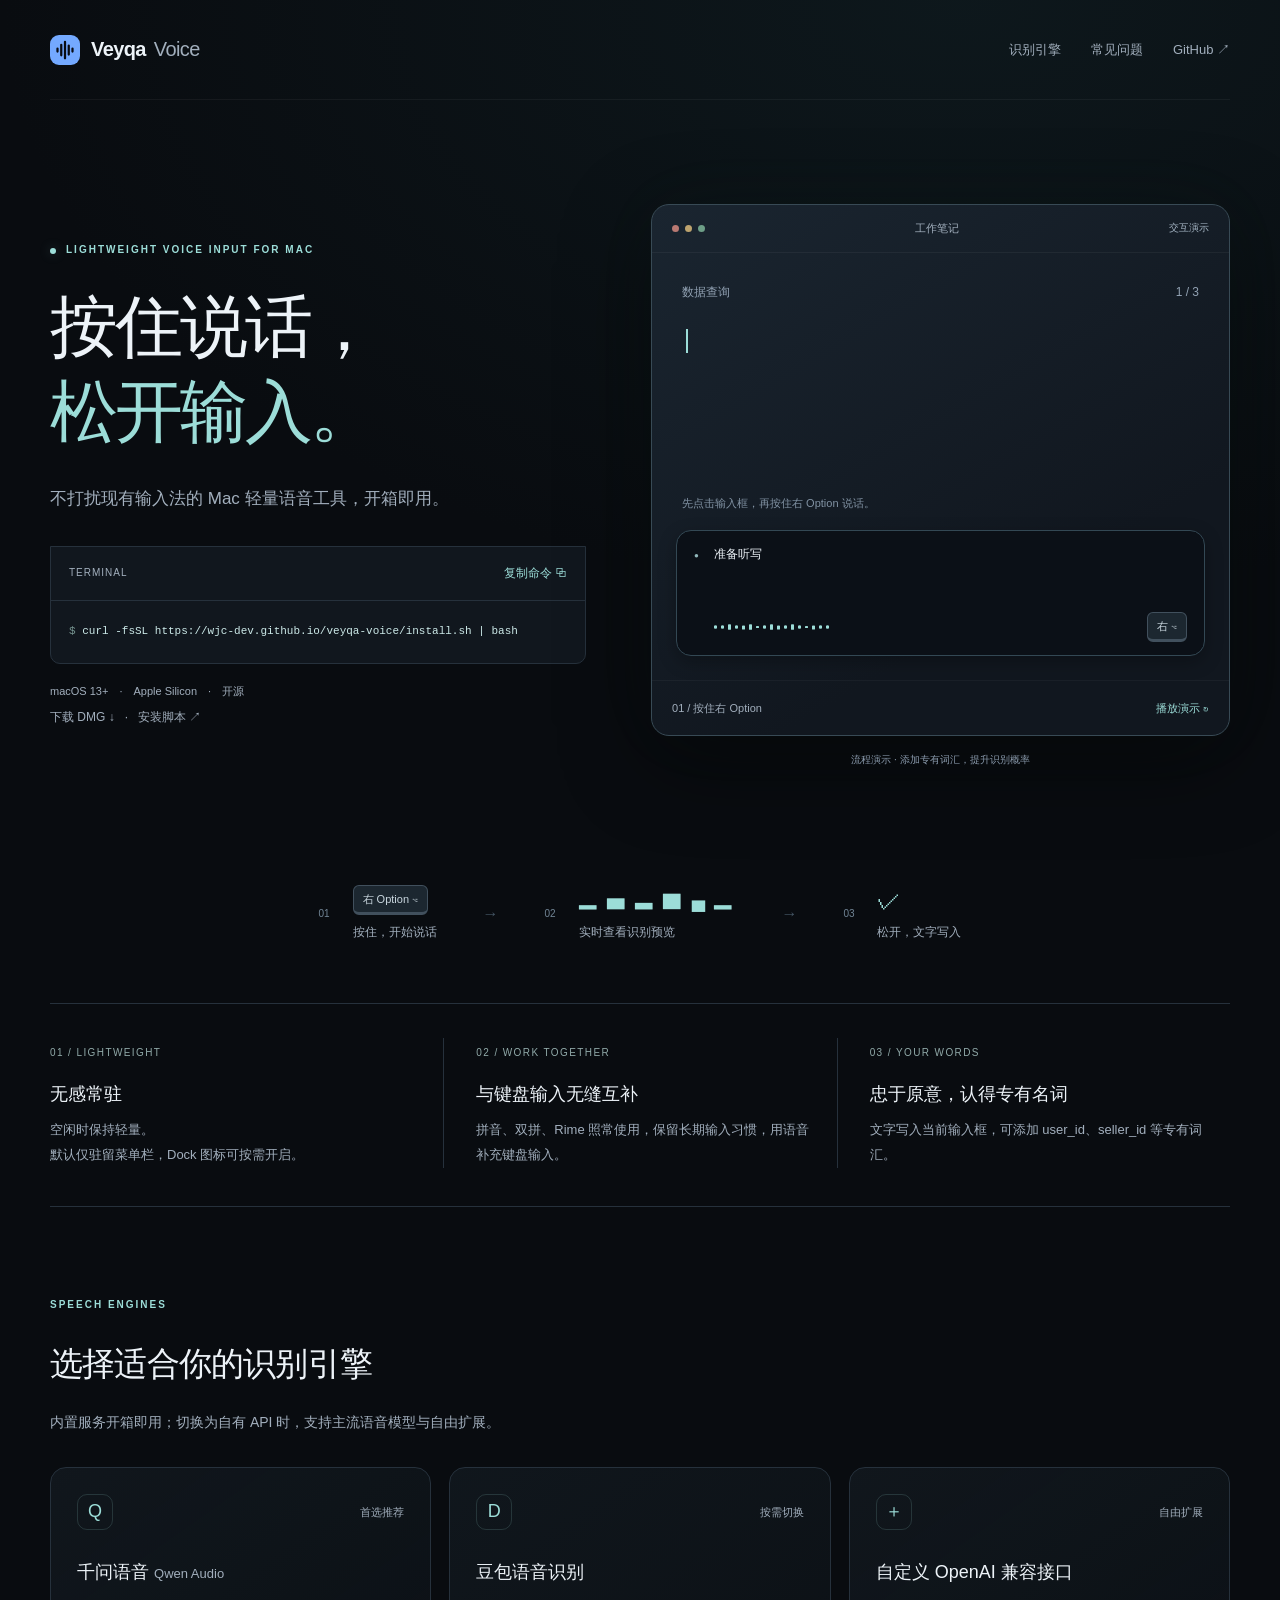
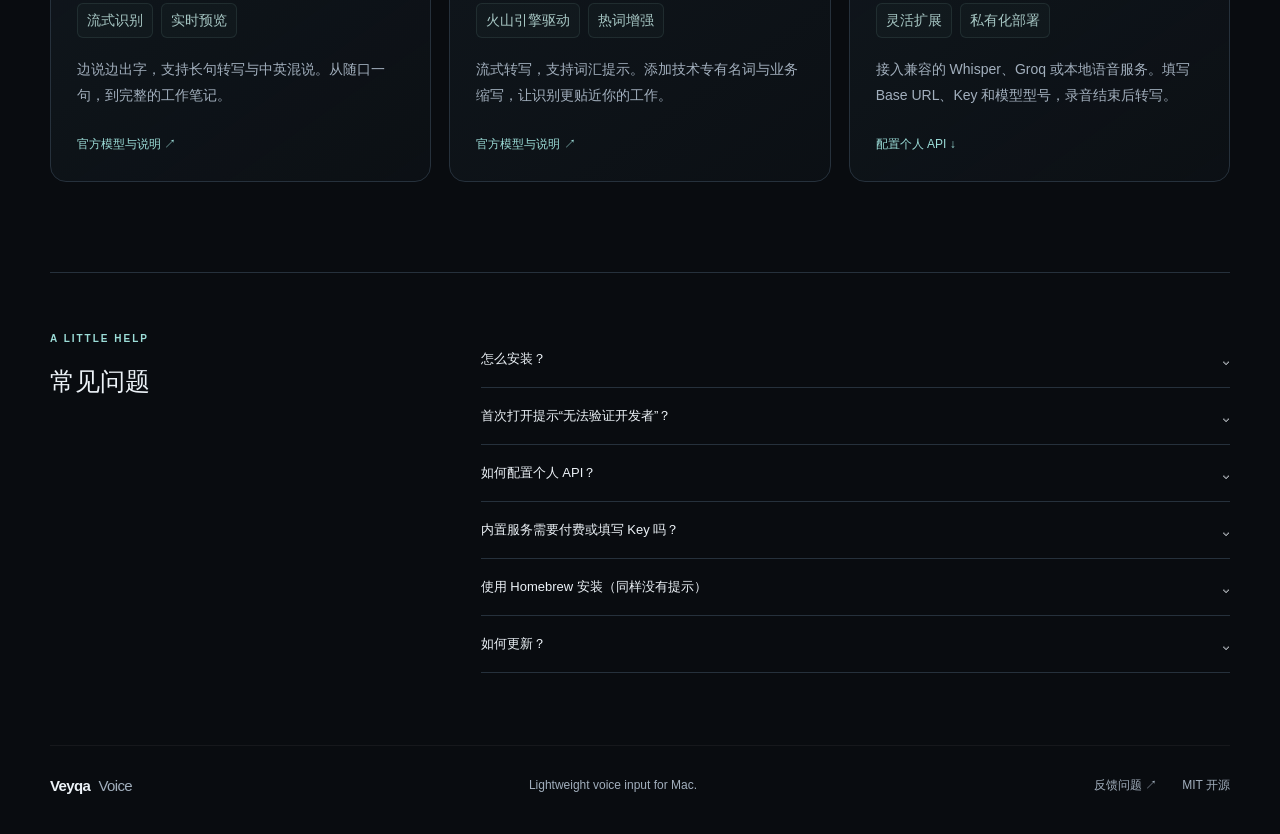
<file: website/index.html>
<!doctype html>
<html lang="zh-CN">
  <head>
    <meta charset="utf-8" />
    <meta name="viewport" content="width=device-width, initial-scale=1" />
    <meta name="theme-color" content="#080b12" />
    <meta
      name="description"
      content="Veyqa Voice：轻量的 Mac 语音输入工具。按住右 Option 说话，松开写入，与现有输入法一起使用。支持千问与豆包。"
    />
    <meta property="og:title" content="Veyqa Voice — 轻量的 Mac 语音输入" />
    <meta
      property="og:description"
      content="按住说话，松开输入。与你的输入法一起使用。"
    />
    <meta property="og:type" content="website" />
    <link rel="canonical" href="https://wjc-dev.github.io/veyqa-voice/" />
    <link rel="icon" href="./mark.svg" type="image/svg+xml" />
    <link rel="stylesheet" href="./style.css?v=0.3.1-install3" />
    <script src="./app.js?v=0.3.0-minimal" defer></script>
    <script src="./demo.js?v=0.3.0-viewport" defer></script>
    <title>Veyqa Voice — 轻量的 Mac 语音输入</title>
  </head>
  <body>
    <a class="skip" href="#main">跳到正文</a>
    <header class="shell nav">
      <a class="brand" href="#" aria-label="Veyqa Voice 首页"
        ><img src="./mark.svg" width="30" height="30" alt="" />Veyqa<span
          >Voice</span
        ></a
      >
      <nav aria-label="主导航">
        <a href="#engines">识别引擎</a><a href="#faq">常见问题</a
        ><a href="https://github.com/wjc-dev/veyqa-voice">GitHub ↗</a>
      </nav>
    </header>
    <main id="main">
      <section class="shell hero" aria-labelledby="hero-title">
        <div class="hero-copy">
          <p class="eyebrow">
            <span class="status-dot"></span> LIGHTWEIGHT VOICE INPUT FOR MAC
          </p>
          <h1 id="hero-title">按住说话，<br /><span>松开输入。</span></h1>
          <p class="lead">不打扰现有输入法的 Mac 轻量语音工具，开箱即用。</p>
          <div class="actions" id="install">
            <div class="terminal install-terminal">
              <div class="terminal-label">
                <span>TERMINAL</span
                ><button
                  type="button"
                  class="copy-button"
                  data-copy="install-command"
                  aria-label="复制一键安装命令"
                >
                  复制命令 ⧉
                </button>
              </div>
              <pre><span class="prompt" aria-hidden="true">$ </span><code id="install-command">curl -fsSL https://wjc-dev.github.io/veyqa-voice/install.sh | bash</code></pre>
            </div>
          </div>
          <p class="fine hero-meta">
            macOS 13+ <span>·</span> Apple Silicon <span>·</span> 开源
          </p>
          <p class="fine install-alt">
            <a
              href="https://github.com/wjc-dev/veyqa-voice/releases/download/v0.3.0/Veyqa-Voice-v0.3.0-macOS-arm64.dmg"
              >下载 DMG ↓</a
            ><span>·</span
            ><a
              href="https://github.com/wjc-dev/veyqa-voice/blob/main/website/install.sh"
              >安装脚本 ↗</a
            >
          </p>
        </div>
        <figure
          class="demo"
          id="demo"
          data-phase="done"
          aria-label="语音输入交互演示"
        >
          <div class="demo-top">
            <div class="window-dots" aria-hidden="true">
              <i></i><i></i><i></i>
            </div>
            <span>工作笔记</span><span class="demo-tag">交互演示</span>
          </div>
          <div class="demo-editor">
            <p class="demo-date">
              <span id="demo-topic">数据查询</span
              ><span id="demo-count">1 / 3</span>
            </p>
            <p class="demo-text">
              <span id="demo-output"
                >在 DataWorks 中按 user_id 和 seller_id
                关联订单表，汇总昨天各渠道的成交金额和退款率。</span
              ><span class="caret" aria-hidden="true"></span>
            </p>
            <p class="editor-note">先点击输入框，再按住右 Option 说话。</p>
          </div>
          <div class="voice-strip">
            <span class="mic-dot" aria-hidden="true">●</span
            ><span id="demo-preview">已写入输入框</span>
            <div class="wave" aria-hidden="true">
              <i></i><i></i><i></i><i></i><i></i><i></i><i></i><i></i><i></i
              ><i></i><i></i><i></i><i></i><i></i><i></i><i></i><i></i>
            </div>
            <kbd id="demo-key">右 ⌥</kbd>
          </div>
          <div class="demo-controls">
            <span id="demo-status" role="status">完成输入，由你确认发送。</span
            ><button id="demo-play" type="button" hidden>播放演示 ↻</button>
          </div>
          <figcaption>流程演示 · 添加专有词汇，提升识别概率</figcaption>
        </figure>
      </section>
      <section class="shell workflow" aria-label="如何使用">
        <div>
          <span>01</span><kbd>右 Option ⌥</kbd>
          <p>按住，开始说话</p>
        </div>
        <i aria-hidden="true">→</i>
        <div>
          <span>02</span><b class="mini-wave" aria-hidden="true">▂ ▅ ▃ ▇ ▄ ▂</b>
          <p>实时查看识别预览</p>
        </div>
        <i aria-hidden="true">→</i>
        <div>
          <span>03</span><b class="done-mark" aria-hidden="true">✓</b>
          <p>松开，文字写入</p>
        </div>
      </section>
      <section class="shell benefits" aria-label="产品特点">
        <article>
          <span class="feature-number">01 / LIGHTWEIGHT</span>
          <h2>无感常驻</h2>
          <p>空闲时保持轻量。<br />默认仅驻留菜单栏，Dock 图标可按需开启。</p>
        </article>
        <article>
          <span class="feature-number">02 / WORK TOGETHER</span>
          <h2>与键盘输入无缝互补</h2>
          <p>
            拼音、双拼、Rime 照常使用，保留长期输入习惯，用语音补充键盘输入。
          </p>
        </article>
        <article>
          <span class="feature-number">03 / YOUR WORDS</span>
          <h2>忠于原意，认得专有名词</h2>
          <p>文字写入当前输入框，可添加 user_id、seller_id 等专有词汇。</p>
        </article>
      </section>
      <section
        class="shell section"
        id="engines"
        aria-labelledby="engines-title"
      >
        <div class="section-heading">
          <p class="eyebrow">SPEECH ENGINES</p>
          <h2 id="engines-title">选择适合你的识别引擎</h2>
          <p>
            内置服务开箱即用；切换为自有 API 时，支持主流语音模型与自由扩展。
          </p>
        </div>
        <div class="engine-cards">
          <article>
            <div class="engine-heading">
              <span class="engine-monogram" aria-hidden="true">Q</span
              ><span class="engine-badge">首选推荐</span>
            </div>
            <h3>千问语音 <span class="engine-name">Qwen Audio</span></h3>
            <p class="engine-tags">
              <span>流式识别</span><span>实时预览</span>
            </p>
            <p class="engine-description">
              边说边出字，支持长句转写与中英混说。从随口一句，到完整的工作笔记。
            </p>
            <a href="https://help.aliyun.com/zh/model-studio/asr-model/"
              >官方模型与说明 ↗</a
            >
          </article>
          <article>
            <div class="engine-heading">
              <span class="engine-monogram" aria-hidden="true">D</span
              ><span class="engine-badge">按需切换</span>
            </div>
            <h3>豆包语音识别</h3>
            <p class="engine-tags">
              <span>火山引擎驱动</span><span>热词增强</span>
            </p>
            <p class="engine-description">
              流式转写，支持词汇提示。添加技术专有名词与业务缩写，让识别更贴近你的工作。
            </p>
            <a
              href="https://docs.volcengine.com/docs/DoubaoVoice/model-list?lang=zh"
              >官方模型与说明 ↗</a
            >
          </article>
          <article>
            <div class="engine-heading">
              <span class="engine-monogram" aria-hidden="true">＋</span
              ><span class="engine-badge">自由扩展</span>
            </div>
            <h3>自定义 OpenAI 兼容接口</h3>
            <p class="engine-tags">
              <span>灵活扩展</span><span>私有化部署</span>
            </p>
            <p class="engine-description">
              接入兼容的 Whisper、Groq 或本地语音服务。填写 Base URL、Key
              和模型型号，录音结束后转写。
            </p>
            <a href="#api-key">配置个人 API ↓</a>
          </article>
        </div>
      </section>
      <section class="shell faq" id="faq" aria-labelledby="faq-title">
        <div class="faq-heading">
          <p class="eyebrow">A LITTLE HELP</p>
          <h2 id="faq-title">常见问题</h2>
        </div>
        <div class="faq-items">
          <details>
            <summary>
              怎么安装？<span class="disclosure-chevron" aria-hidden="true"
                >⌄</span
              >
            </summary>
            <div class="faq-answer">
              <p>
                推荐一键安装：在“终端”粘贴
                <code>curl -fsSL https://wjc-dev.github.io/veyqa-voice/install.sh | bash</code>
                并回车。脚本会下载官方安装包、校验签名、放入“应用程序”并打开，不会出现“无法验证开发者”提示。
              </p>
              <p>
                也可以下载 DMG，将 Veyqa Voice 拖入 Applications（应用程序），或使用 Homebrew
                安装。
              </p>
              <p>
                打开 App 后选择内置服务，点击“连接并继续”，按引导开启麦克风、辅助功能和输入监控；回到
                App 自动检查权限后，在试用文本框按住右 Option 说一句即可。
              </p>
            </div>
          </details>
          <details id="safety">
            <summary>
              首次打开提示“无法验证开发者”？<span
                class="disclosure-chevron"
                aria-hidden="true"
                >⌄</span
              >
            </summary>
            <div class="faq-answer">
              <p>
                只有从浏览器下载 DMG 时才会出现：浏览器会给文件打上隔离标记，而当前版本尚未经过
                Apple 公证。确认安装包来自官网后，在“系统设置 →
                隐私与安全性”点击“仍要打开”。<a
                  href="https://support.apple.com/zh-cn/102445"
                  >Apple 打开说明 ↗</a
                >
              </p>
              <p>
                不想走这一步：改用一键安装或 Homebrew，两者都不经过浏览器，不会出现该提示。已经装好但被拦下时，也可以运行
                <code>xattr -dr com.apple.quarantine "/Applications/Veyqa Voice.app"</code>。
              </p>
            </div>
          </details>
          <details id="api-key">
            <summary>
              如何配置个人 API？<span
                class="disclosure-chevron"
                aria-hidden="true"
                >⌄</span
              >
            </summary>
            <div class="faq-answer">
              <p>
                打开“设置 → 语音服务 → 个人
                API”，选择供应商，填写凭证并检查连接，再选择模型。
              </p>
              <p>
                千问：在百炼创建 API Key，粘贴到
                App。默认使用中国内地（北京），其他地区可在高级设置调整。<a
                  href="https://help.aliyun.com/zh/model-studio/get-api-key"
                  >获取千问凭证 ↗</a
                >
              </p>
              <p>
                豆包：在火山引擎开通语音识别服务，按应用内帮助填写 App ID 和
                Access Token。<a
                  href="https://docs.volcengine.com/docs/DoubaoVoice/model-list?lang=zh"
                  >豆包接入说明 ↗</a
                >
              </p>
              <p>
                自定义：填写兼容音频转写接口的 Base URL、Key 和模型型号。Key
                保存在本机，费用由对应服务商收取。
              </p>
            </div>
          </details>
          <details>
            <summary>
              内置服务需要付费或填写 Key 吗？<span
                class="disclosure-chevron"
                aria-hidden="true"
                >⌄</span
              >
            </summary>
            <div class="faq-answer">
              <p>
                推广期间免费体验，无需填写 API Key。内置服务使用 Qwen Audio 3.1
                Message，费用由 Veyqa Voice
                承担。音频直接发送至所选语音服务，本地录音存档默认关闭。添加专有词汇可提升识别概率。
              </p>
            </div>
          </details>
          <details class="brew-details">
            <summary>
              使用 Homebrew 安装（同样没有提示）<span
                class="disclosure-chevron"
                aria-hidden="true"
                >⌄</span
              >
            </summary>
            <div class="terminal">
              <div class="terminal-label">
                <span>TERMINAL</span
                ><button
                  type="button"
                  class="copy-button"
                  data-copy="brew-command"
                  aria-label="复制 Homebrew 安装命令"
                >
                  复制命令 ⧉
                </button>
              </div>
              <pre><span class="prompt" aria-hidden="true">$ </span><code id="brew-command">brew install --cask wjc-dev/veyqa/veyqa-voice</code></pre>
            </div>
          </details>
          <details>
            <summary>
              如何更新？<span class="disclosure-chevron" aria-hidden="true"
                >⌄</span
              >
            </summary>
            <div class="faq-answer">
              <p>
                在 App 设置中点击“检查更新”，下载并重新打开，Key
                和配置保留。0.2.8 及更早版本先退出 App，用新版 DMG 替换一次。<a
                  href="https://github.com/wjc-dev/veyqa-voice#更新"
                  >Homebrew 更新方法 ↗</a
                >
              </p>
              <p>
                0.3.0 起听写引擎改为原生实现，升级沿用同一应用标识；API Key、快捷键、
                词库与系统授权无需重新设置。
              </p>
              <p>
                <a
                  href="https://github.com/wjc-dev/veyqa-voice/releases/tag/v0.3.0"
                  >查看 0.3.0 更新内容 ↗</a
                >
              </p>
            </div>
          </details>
        </div>
      </section>
    </main>
    <footer class="shell footer">
      <a class="brand" href="#">Veyqa<span>Voice</span></a
      ><span class="fine">Lightweight voice input for Mac.</span>
      <div>
        <a href="https://github.com/wjc-dev/veyqa-voice/issues">反馈问题 ↗</a
        ><a href="https://github.com/wjc-dev/veyqa-voice/blob/main/LICENSE"
          >MIT 开源</a
        >
      </div>
    </footer>
    <p
      id="copy-status"
      role="status"
      aria-live="polite"
      class="toast"
      hidden
    ></p>
  </body>
</html>
</file>
<file: website/style.css>
:root {
  color-scheme: dark;
  --bg: #090c10;
  --panel: #11171e;
  --line: #26313c;
  --text: #edf3f8;
  --muted: #a2afbd;
  --accent: #9cddd8;
  font-family:
    -apple-system, BlinkMacSystemFont, "Segoe UI", "PingFang SC", sans-serif;
  font-synthesis: none;
}
* {
  box-sizing: border-box;
}
html {
  scroll-behavior: smooth;
  scroll-padding-top: 36px;
}
body {
  margin: 0;
  background:
    radial-gradient(ellipse 75% 600px at 75% 0, #14292e66, transparent),
    var(--bg);
  color: var(--text);
  line-height: 1.65;
}
a {
  color: inherit;
  text-decoration: none;
}
button,
textarea {
  font: inherit;
}
button {
  cursor: pointer;
}
button,
a,
summary {
  -webkit-tap-highlight-color: transparent;
}
a:focus-visible,
button:focus-visible,
summary:focus-visible,
textarea:focus-visible {
  outline: 2px solid var(--accent);
  outline-offset: 5px;
}
::selection {
  background: #28545a;
  color: #fff;
}
.shell {
  max-width: 1180px;
  width: calc(100% - 96px);
  margin: auto;
}
.nav {
  height: 100px;
  display: flex;
  align-items: center;
  justify-content: space-between;
  border-bottom: 1px solid #ffffff0c;
}
.brand {
  display: flex;
  align-items: center;
  gap: 8px;
  font-size: 20px;
  font-weight: 650;
  letter-spacing: -0.6px;
}
.brand span {
  font-weight: 400;
  color: var(--muted);
}
.brand img {
  margin-right: 3px;
}
.nav nav {
  display: flex;
  gap: 30px;
  font-size: 13px;
  color: var(--muted);
}
a:hover {
  color: var(--accent);
}
.hero {
  display: grid;
  grid-template-columns: 1fr 1.08fr;
  gap: 65px;
  align-items: center;
  padding: 104px 0 94px;
}
.eyebrow {
  font-size: 10px;
  letter-spacing: 2px;
  font-weight: 600;
  color: var(--accent);
  display: flex;
  align-items: center;
  gap: 10px;
  margin: 0 0 26px;
}
.status-dot {
  width: 6px;
  height: 6px;
  border-radius: 50%;
  background: var(--accent);
  box-shadow: 0 0 12px #9cddd844;
}
h1 {
  font-size: clamp(44px, 5.3vw, 68px);
  letter-spacing: -3px;
  line-height: 1.25;
  font-weight: 550;
  margin: 0 0 28px;
}
h1 span {
  color: var(--accent);
}
.lead {
  font-size: 17px;
  line-height: 1.95;
  color: var(--muted);
  margin: 0;
}
.actions {
  margin-top: 30px;
}
.install-terminal {
  border: 1px solid var(--line);
  border-radius: 10px;
  text-align: left;
}
.install-terminal .terminal-label {
  gap: 12px;
}
.install-terminal .terminal-label span {
  min-width: 0;
  line-height: 1.4;
}
.install-terminal .copy-button {
  flex: none;
}
.install-terminal pre {
  white-space: pre-wrap;
  overflow-wrap: anywhere;
}
.install-alt {
  display: flex;
  align-items: center;
  gap: 10px;
  margin: 8px 0 0;
}
.install-alt a {
  color: var(--muted);
  text-decoration-color: #3c545b;
  text-underline-offset: 3px;
}
.install-alt a:hover {
  color: var(--accent);
}
.text-link {
  font-size: 13px;
}
.fine {
  font-size: 12px;
  color: var(--muted);
}
.hero-meta {
  margin: 18px 0 0;
  display: flex;
  gap: 11px;
  font-size: 11px;
}
.demo {
  margin: 0 0 30px;
  position: relative;
  min-width: 0;
  border: 1px solid #384a55;
  border-radius: 18px;
  background: linear-gradient(150deg, #1a2530, #11171f 70%);
  box-shadow:
    0 24px 90px #0007,
    0 0 80px #77d8cc08;
}
.demo-top {
  height: 48px;
  border-bottom: 1px solid #ffffff0c;
  display: flex;
  align-items: center;
  justify-content: space-between;
  padding: 0 20px;
  font-size: 11px;
  color: var(--muted);
}
.demo[data-reveal="visible"] {
  animation: demo-arrive 450ms cubic-bezier(0.22, 1, 0.36, 1) both;
}
@keyframes demo-arrive {
  from {
    opacity: 0.35;
    transform: translateY(18px) scale(0.985);
  }
  to {
    opacity: 1;
    transform: none;
  }
}
.window-dots {
  display: flex;
  gap: 6px;
}
.window-dots i {
  width: 7px;
  height: 7px;
  background: #52606b;
  border-radius: 50%;
}
.window-dots i:first-child {
  background: #b97972;
}
.window-dots i:nth-child(2) {
  background: #bda36e;
}
.window-dots i:last-child {
  background: #6d9e87;
}
.demo-tag {
  font-size: 10px;
  color: #a4b4c3;
}
.demo-editor {
  padding: 30px 30px 18px;
}
.demo-date {
  display: flex;
  justify-content: space-between;
  font-size: 12px;
  color: #92a2b3;
  margin: 0 0 20px;
}
.demo-text {
  font-size: 22px;
  line-height: 1.7;
  font-weight: 450;
  margin: 0;
  min-height: 150px;
  overflow-wrap: anywhere;
  letter-spacing: 0.3px;
}
.caret {
  display: inline-block;
  width: 2px;
  height: 24px;
  background: var(--accent);
  vertical-align: -4px;
  margin-left: 4px;
}
.editor-note {
  font-size: 11px;
  color: #8293a4;
  margin: 21px 0 0;
}
.voice-strip {
  margin: 0 24px 24px;
  display: grid;
  grid-template-columns: 8px minmax(0, 1fr) auto;
  align-items: center;
  gap: 7px 12px;
  padding: 13px 17px;
  background: #0b1017;
  border: 1px solid #334854;
  border-radius: 15px;
  box-shadow: 0 6px 18px #0004;
  transition: border-color 0.2s;
}
.mic-dot {
  align-self: start;
  margin-top: 5px;
  color: #91b8bb;
  font-size: 8px;
}
#demo-preview {
  grid-column: 2 / -1;
  font-size: 12px;
  line-height: 1.7;
  min-height: 5.1em;
  white-space: normal;
  overflow-wrap: anywhere;
}
.voice-strip kbd {
  grid-column: 3;
  grid-row: 2;
}
.wave {
  display: flex;
  grid-column: 2;
  align-items: center;
  gap: 4px;
  height: 20px;
}
.wave i {
  width: 3px;
  height: 12px;
  border-radius: 3px;
  background: var(--accent);
  transform: scaleY(0.28);
}
.wave i:nth-child(3n) {
  height: 20px;
}
.wave i:nth-child(5n) {
  height: 15px;
}
.wave i:nth-child(7n) {
  height: 8px;
}
[data-playing="true"][data-phase="listening"] .wave i {
  animation: voice 0.65s ease-in-out infinite alternate;
}
[data-phase="listening"] .wave i:nth-child(2n) {
  animation-delay: -0.25s;
}
[data-phase="listening"] .wave i:nth-child(3n) {
  animation-delay: -0.45s;
}
[data-phase="listening"] .voice-strip {
  border-color: #75c7c0;
}
[data-phase="listening"] #demo-key {
  background: #244542;
  color: #d2fff6;
  border-color: #659b92;
}
[data-phase="done"] .mic-dot {
  color: #8fd0b2;
}
[data-phase="done"] .wave {
  opacity: 0.45;
}
[data-phase="processing"] .wave {
  opacity: 0.65;
}
@keyframes voice {
  from {
    transform: scaleY(0.3);
  }
  to {
    transform: scaleY(1);
  }
}
kbd {
  font-family: inherit;
  font-size: 11px;
  color: #cad7df;
  border: 1px solid #41505d;
  border-bottom-width: 3px;
  border-radius: 6px;
  white-space: nowrap;
  padding: 4px 9px;
  background: #1c2730;
}
.demo-controls {
  display: flex;
  align-items: center;
  justify-content: space-between;
  gap: 12px;
  min-height: 54px;
  border-top: 1px solid #ffffff0a;
  padding: 12px 20px;
  font-size: 11px;
  color: var(--muted);
}
#demo-play {
  border: 0;
  background: transparent;
  color: var(--accent);
  padding: 6px 0 6px 6px;
  font-size: 11px;
  white-space: nowrap;
}
#demo-play[hidden] {
  display: none;
}
.demo figcaption {
  position: absolute;
  bottom: -33px;
  width: 100%;
  text-align: center;
  font-size: 10px;
  color: #8999ab;
}
.workflow {
  display: flex;
  align-items: center;
  justify-content: center;
  gap: 46px;
  padding: 24px 0 60px;
}
.workflow > div {
  display: grid;
  grid-template-columns: 24px auto;
  align-items: center;
  column-gap: 10px;
}
.workflow > div > span {
  grid-row: 1/3;
  font-size: 10px;
  color: #718595;
}
.workflow p {
  grid-column: 2;
  font-size: 12px;
  color: var(--muted);
  margin: 8px 0 0;
}
.workflow > i {
  color: #445563;
  font-style: normal;
}
.workflow kbd {
  justify-self: start;
}
.mini-wave {
  font-size: 19px;
  letter-spacing: 2px;
  line-height: 31px;
  color: var(--accent);
}
.done-mark {
  font-size: 24px;
  color: var(--accent);
  line-height: 31px;
  font-weight: 400;
}
.benefits {
  border-top: 1px solid var(--line);
  border-bottom: 1px solid var(--line);
  display: grid;
  grid-template-columns: repeat(3, 1fr);
  padding: 34px 0 38px;
}
.benefits article {
  padding-right: 24px;
}
.benefits article + article {
  border-left: 1px solid var(--line);
  padding-left: 32px;
}
.feature-number {
  font-size: 10px;
  letter-spacing: 1.4px;
  color: #91aaa9;
}
h2,
h3 {
  font-weight: 500;
}
.benefits h2 {
  font-size: 18px;
  margin: 15px 0 9px;
}
.benefits p {
  font-size: 13px;
  line-height: 1.9;
  color: var(--muted);
  margin: 0;
}
.section {
  padding-top: 90px;
  padding-bottom: 90px;
}
.section h2 {
  font-size: 33px;
  letter-spacing: -0.8px;
  line-height: 1.5;
  margin: 0 0 20px;
}
.section p:not(.eyebrow) {
  font-size: 14px;
  color: var(--muted);
  line-height: 1.9;
}
.section-heading .text-link {
  display: inline-block;
  margin-top: 10px;
  color: var(--accent);
}
.section a {
  text-decoration-color: #4f6f72;
  text-underline-offset: 4px;
}
.terminal {
  background: var(--panel);
  overflow: hidden;
  border-radius: 0 0 10px 10px;
}
.terminal-label {
  display: flex;
  align-items: center;
  justify-content: space-between;
  padding: 12px 18px;
  border-bottom: 1px solid var(--line);
  font-size: 10px;
  letter-spacing: 1px;
  color: var(--muted);
}
.copy-button {
  border: 0;
  background: transparent;
  color: var(--accent);
  padding: 5px 0 5px 12px;
  font-size: 12px;
  display: flex;
  gap: 10px;
}
.copy-button:hover {
  color: #fff;
}
pre {
  margin: 0;
  padding: 21px 18px;
  overflow-x: auto;
  font-size: 11px;
  line-height: 1.8;
}
code {
  font-family: ui-monospace, SFMono-Regular, Menlo, monospace;
  color: #cce9e8;
}
.prompt {
  color: #779591;
}
details {
  margin-top: 28px;
  border: 1px solid var(--line);
  border-radius: 10px;
  background: #0f151c;
}
summary {
  cursor: pointer;
  list-style: none;
  display: flex;
  align-items: center;
  justify-content: space-between;
  font-size: 13px;
  color: #b6c4cf;
  padding: 16px 20px;
}
summary::-webkit-details-marker {
  display: none;
}
details[open] summary {
  border-bottom: 1px solid var(--line);
}
.brew-details {
  margin-top: 28px;
}
.disclosure-chevron {
  transition: transform 0.2s;
  font-size: 18px;
  line-height: 1;
}
details[open] .disclosure-chevron {
  transform: rotate(180deg);
}
.brew-details pre {
  white-space: pre-wrap;
  overflow-wrap: anywhere;
}
.engine-cards {
  display: grid;
  grid-template-columns: repeat(3, minmax(0, 1fr));
  gap: 18px;
  margin-top: 32px;
}
.engine-cards article {
  display: flex;
  flex-direction: column;
  min-width: 0;
  padding: 26px;
  border: 1px solid var(--line);
  border-radius: 16px;
  background: linear-gradient(145deg, #17212980, #10171d55);
}
.engine-heading {
  display: flex;
  align-items: center;
  justify-content: space-between;
  gap: 12px;
  margin-bottom: 28px;
}
.engine-monogram {
  display: grid;
  place-items: center;
  width: 36px;
  height: 36px;
  border: 1px solid #9cddd829;
  border-radius: 10px;
  color: var(--accent);
  font-size: 18px;
}
.engine-badge {
  font-size: 11px;
  color: var(--muted);
}
.engine-cards h3 {
  font-size: 18px;
  margin: 0 0 16px;
  line-height: 1.6;
}
.engine-name {
  font-size: 13px;
  color: var(--muted);
  white-space: nowrap;
}
.section .engine-tags {
  display: flex;
  flex-wrap: wrap;
  gap: 8px;
  margin: 0 0 18px;
  font-size: 11px;
}
.engine-tags span {
  padding: 3px 9px;
  border: 1px solid #9cddd81a;
  border-radius: 6px;
  color: #a6c6c3;
  background: #9cddd806;
}
.section .engine-description {
  margin: 0 0 26px;
  font-size: 13px;
}
.engine-cards a {
  margin-top: auto;
  color: var(--accent);
  font-size: 12px;
  align-self: flex-start;
}
.faq {
  display: grid;
  grid-template-columns: 0.65fr 1.35fr;
  gap: 70px;
  border-top: 1px solid var(--line);
  padding-top: 58px;
  padding-bottom: 72px;
}
.faq h2 {
  margin: 0;
  font-size: 25px;
}
.faq .eyebrow {
  margin-bottom: 14px;
}
.faq details {
  margin: 0;
  border: 0;
  border-bottom: 1px solid var(--line);
  border-radius: 0;
  background: transparent;
  scroll-margin-top: 24px;
}
.faq summary {
  min-height: 56px;
  padding: 16px 0;
  gap: 16px;
  color: var(--text);
}
.faq summary:hover {
  color: var(--accent);
}
.faq details[open] summary {
  border: 0;
}
.faq-answer {
  padding: 0 0 16px;
  font-size: 13px;
  line-height: 1.9;
  color: var(--muted);
  overflow-wrap: anywhere;
}
.faq-answer p {
  margin: 0 0 12px;
}
.faq-answer a {
  color: var(--accent);
}
.faq-answer code {
  color: #bfe6e1;
  background: #9cddd80d;
  border: 1px solid var(--line);
  border-radius: 6px;
  padding: 1px 6px;
  font-size: 12px;
}
.faq .terminal {
  margin-bottom: 16px;
  border-radius: 10px;
}
@media (max-width: 900px) {
  .engine-cards {
    gap: 12px;
  }
  .engine-cards article {
    padding: 20px;
  }
  .engine-cards h3 {
    font-size: 17px;
  }
  .engine-name {
    display: block;
  }
  .faq {
    gap: 35px;
  }
}
@media (max-width: 760px) {
  .engine-cards {
    grid-template-columns: 1fr;
    gap: 16px;
  }
  .engine-cards article {
    padding: 24px;
  }
  .engine-heading {
    margin-bottom: 18px;
  }
  .engine-name {
    display: inline;
  }
  .faq {
    grid-template-columns: 1fr;
    gap: 20px;
    padding: 40px 0 52px;
  }
}
.footer {
  border-top: 1px solid #ffffff0d;
  display: flex;
  align-items: center;
  justify-content: space-between;
  gap: 25px;
  padding: 28px 0 36px;
}
.footer .brand {
  font-size: 15px;
}
.footer > div {
  display: flex;
  gap: 25px;
  font-size: 12px;
  color: var(--muted);
}
.toast {
  position: fixed;
  bottom: 24px;
  left: 50%;
  transform: translateX(-50%);
  z-index: 10;
  background: #c9eae4;
  color: #102722;
  font-size: 13px;
  border-radius: 9px;
  padding: 13px 22px;
  box-shadow: 0 5px 30px #0008;
  margin: 0;
  max-width: calc(100% - 32px);
  width: max-content;
}
.toast[hidden] {
  display: none;
}
.sr-only {
  position: absolute;
  width: 1px;
  height: 1px;
  overflow: hidden;
  clip: rect(0, 0, 0, 0);
  white-space: nowrap;
}
.skip {
  position: fixed;
  top: -80px;
  left: 16px;
  z-index: 20;
  background: var(--accent);
  color: var(--bg);
  padding: 10px;
}
.skip:focus {
  top: 10px;
}
@media (max-width: 1050px) {
  .shell {
    width: calc(100% - 64px);
  }
  .hero {
    gap: 35px;
  }
  .hero h1 {
    font-size: 53px;
  }
  .demo-editor {
    padding: 26px 24px 18px;
  }
  .demo-text {
    font-size: 22px;
  }
  .benefits article + article {
    padding-left: 24px;
  }
  .benefits h2 {
    font-size: 16px;
  }
}
@media (max-width: 760px) {
  .shell {
    width: calc(100% - 40px);
  }
  .nav {
    height: 76px;
  }
  .brand {
    font-size: 17px;
  }
  .brand img {
    width: 25px;
    height: 25px;
  }
  .nav nav {
    gap: 17px;
    font-size: 12px;
  }
  .hero {
    grid-template-columns: 1fr;
    padding: 60px 0 45px;
    gap: 50px;
  }
  .hero h1 {
    font-size: clamp(42px, 8vw, 62px);
    letter-spacing: -2px;
  }
  .lead {
    font-size: 16px;
  }
  .demo {
    max-width: 530px;
    width: 100%;
    justify-self: center;
  }
  .demo-text {
    font-size: 20px;
    min-height: 170px;
  }
  #demo-preview {
    min-height: 8.5em;
  }
  .wave {
    gap: 3px;
  }
  .workflow {
    display: grid;
    grid-template-columns: repeat(3, minmax(0, 1fr));
    gap: 10px;
    padding: 15px 0 40px;
  }
  .workflow > div {
    display: flex;
    flex-direction: column;
    gap: 6px;
  }
  .workflow > div > span {
    display: none;
  }
  .workflow p {
    font-size: 11px;
    margin: 4px 0 0;
  }
  .workflow > i {
    display: none;
  }
  .workflow kbd {
    font-size: 10px;
    margin: 0;
  }
  .mini-wave,
  .done-mark {
    line-height: 31px;
  }
  .mini-wave {
    font-size: 12px;
    letter-spacing: 0;
    white-space: nowrap;
  }
  .benefits {
    grid-template-columns: 1fr;
    gap: 27px;
    padding: 32px 0;
  }
  .benefits article,
  .benefits article + article {
    padding: 0;
    border: 0;
  }
  .benefits h2 {
    font-size: 19px;
    margin-top: 7px;
  }
  .benefits p br {
    display: none;
  }
  .section {
    padding: 62px 0;
  }
  .section h2 {
    font-size: 29px;
  }

  .footer {
    flex-wrap: wrap;
    gap: 16px;
  }
  .footer .fine {
    display: none;
  }
  .footer > div {
    gap: 18px;
  }
}
@media (prefers-reduced-motion: reduce) {
  html {
    scroll-behavior: auto;
  }
  *,
  *::before,
  *::after {
    animation: none !important;
    transition: none !important;
  }
}
</file>
